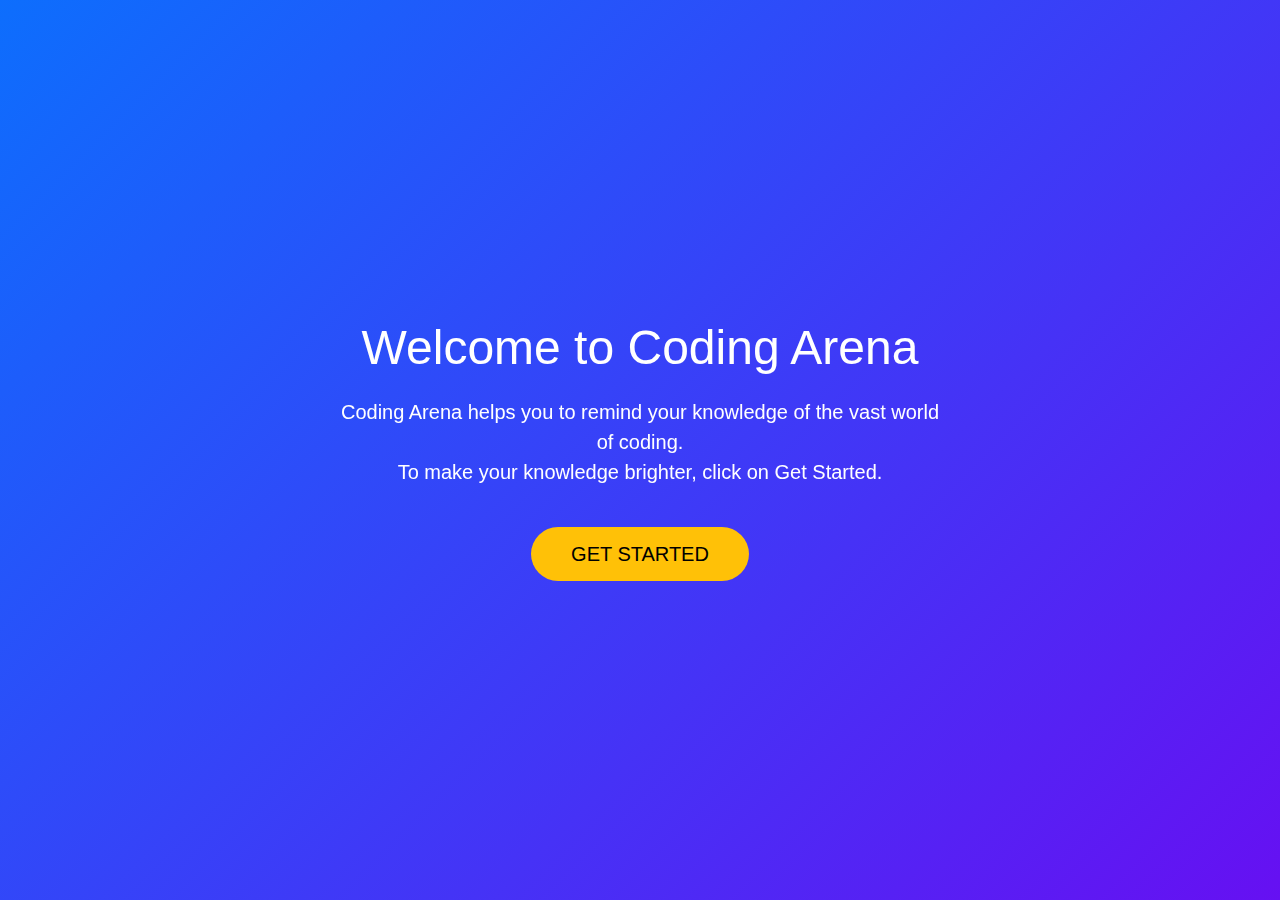
<file: index.html>
<!DOCTYPE html>
<html lang="en">

<head>
    <meta charset="UTF-8">
    <meta name="viewport" content="width=device-width, initial-scale=1.0">
    <title>Coding Arena - Welcome</title>

    <!-- Bootstrap CSS -->
    <link href="https://cdn.jsdelivr.net/npm/bootstrap@5.3.2/dist/css/bootstrap.min.css" rel="stylesheet">
    <link href="https://cdn.jsdelivr.net/npm/bootstrap-icons@1.10.5/font/bootstrap-icons.css" rel="stylesheet">
    <link href="https://unpkg.com/aos@2.3.1/dist/aos.css" rel="stylesheet">

    <style>
        body,
        html {
            height: 100%;
            margin: 0;
            font-family: 'Segoe UI', sans-serif;
            background: linear-gradient(135deg, #0d6efd, #6610f2);
            color: #fff;
            overflow-x: hidden;
        }

        .header-section {
            height: 100%;
            display: flex;
            justify-content: center;
            align-items: center;
            text-align: center;
            flex-direction: column;
            padding: 20px;
        }

        .header-section h1 {
            font-size: 3rem;
            margin-bottom: 20px;
        }

        .header-section p {
            font-size: 1.25rem;
            margin-bottom: 40px;
            max-width: 600px;
        }

        .btn-get-started {
            font-size: 1.25rem;
            padding: 12px 40px;
            border-radius: 50px;
            background: #ffc107;
            color: #000;
            border: none;
            transition: all 0.3s ease;
        }

        .btn-get-started:hover {
            background: #e0a800;
            transform: scale(1.05);
            color: #fff;
        }
    </style>
</head>

<body>

    <section class="header-section">
        <h1 data-aos="fade-down" data-aos-duration="1200">Welcome to <span>Coding Arena</span></h1>
        <p data-aos="fade-up" data-aos-duration="1200" data-aos-delay="300">Coding Arena helps you to remind your
            knowledge of the vast world of coding.<br>To make your knowledge brighter, click on Get Started.</p>
        <a href="/login.html" class="btn btn-get-started" data-aos="zoom-in" data-aos-duration="1200"
            data-aos-delay="600">GET STARTED</a>
    </section>

    <script src="https://cdn.jsdelivr.net/npm/bootstrap@5.3.2/dist/js/bootstrap.bundle.min.js"></script>
    <script src="https://unpkg.com/aos@2.3.1/dist/aos.js"></script>
    <script>
        AOS.init({ duration: 1200, easing: 'ease-in-out', once: true });
    </script>
</body>

</html>
</file>
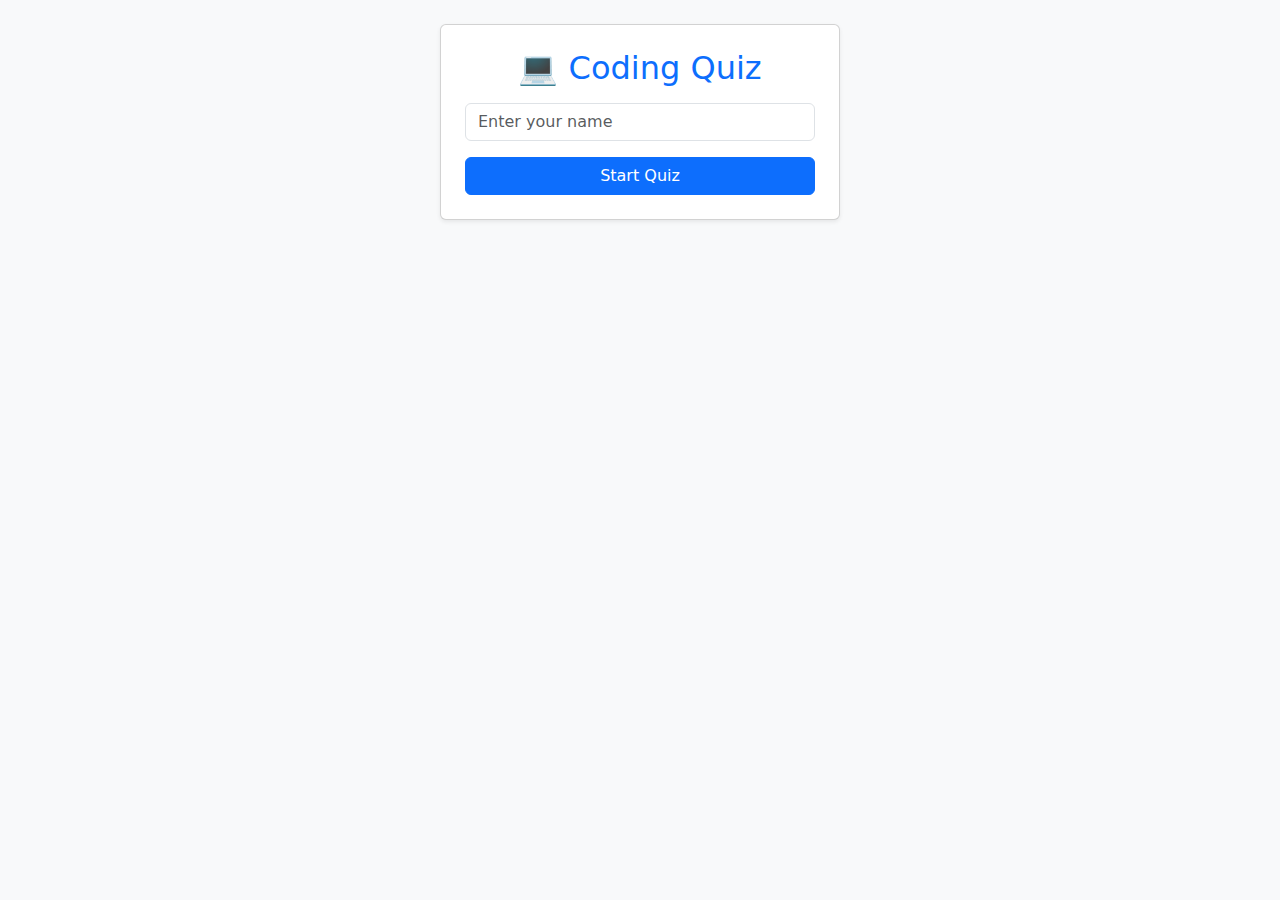
<file: dailyQuiz/index.html>
<!DOCTYPE html>
<html lang="en">

<head>
    <meta charset="UTF-8">
    <meta name="viewport" content="width=device-width, initial-scale=1.0">
    <title>Coding Quiz Battle</title>
    <link href="https://cdn.jsdelivr.net/npm/bootstrap@5.3.3/dist/css/bootstrap.min.css" rel="stylesheet">
    <link rel="stylesheet" href="style.css">
</head>

<body class="bg-light">

    <div class="container py-4">

        <!-- Login Section -->
        <div id="login-section" class="card p-4 mx-auto shadow-sm" style="max-width: 400px;">
            <h2 class="mb-3 text-primary text-center">💻 Coding Quiz</h2>
            <input id="playerName" class="form-control mb-3" placeholder="Enter your name">
            <button id="startQuiz" class="btn btn-primary w-100">Start Quiz</button>
        </div>

        <!-- Quiz Section -->
        <div id="quiz-section" class="card p-4 shadow-sm mx-auto hidden" style="max-width: 600px;">
            <div class="d-flex justify-content-between mb-2">
                <h5 id="question" class="text-dark"></h5>
                <span id="timer" class="fw-bold">10s</span>
            </div>

            <!-- Category Display -->
            <p id="category" class="text-secondary mb-2"></p>

            <!-- Timer Progress Bar -->
            <div class="progress mb-3">
                <div id="timerBar" class="progress-bar bg-success" role="progressbar" style="width: 100%"></div>
            </div>

            <div id="options" class="d-grid gap-2"></div>
            <p class="mt-3">Score: <span id="score">0</span></p>
        </div>


        <!-- Result Section -->
        <div id="result-section" class="card p-4 shadow-sm mx-auto hidden" style="max-width: 400px;">
            <h3 class="text-success" id="finalScore"></h3>
            <h4 class="mt-3">🏆 Leaderboard</h4>
            <ol id="leaderboard" class="mb-3"></ol>
            <button id="playAgain" class="btn btn-secondary w-100">Play Again</button>
            <button id="clearLeaderboard" class="btn btn-danger w-100 mt-2">Clear Leaderboard</button>

        </div>

    </div>

    <script src="script.js"></script>
</body>

</html>
</file>
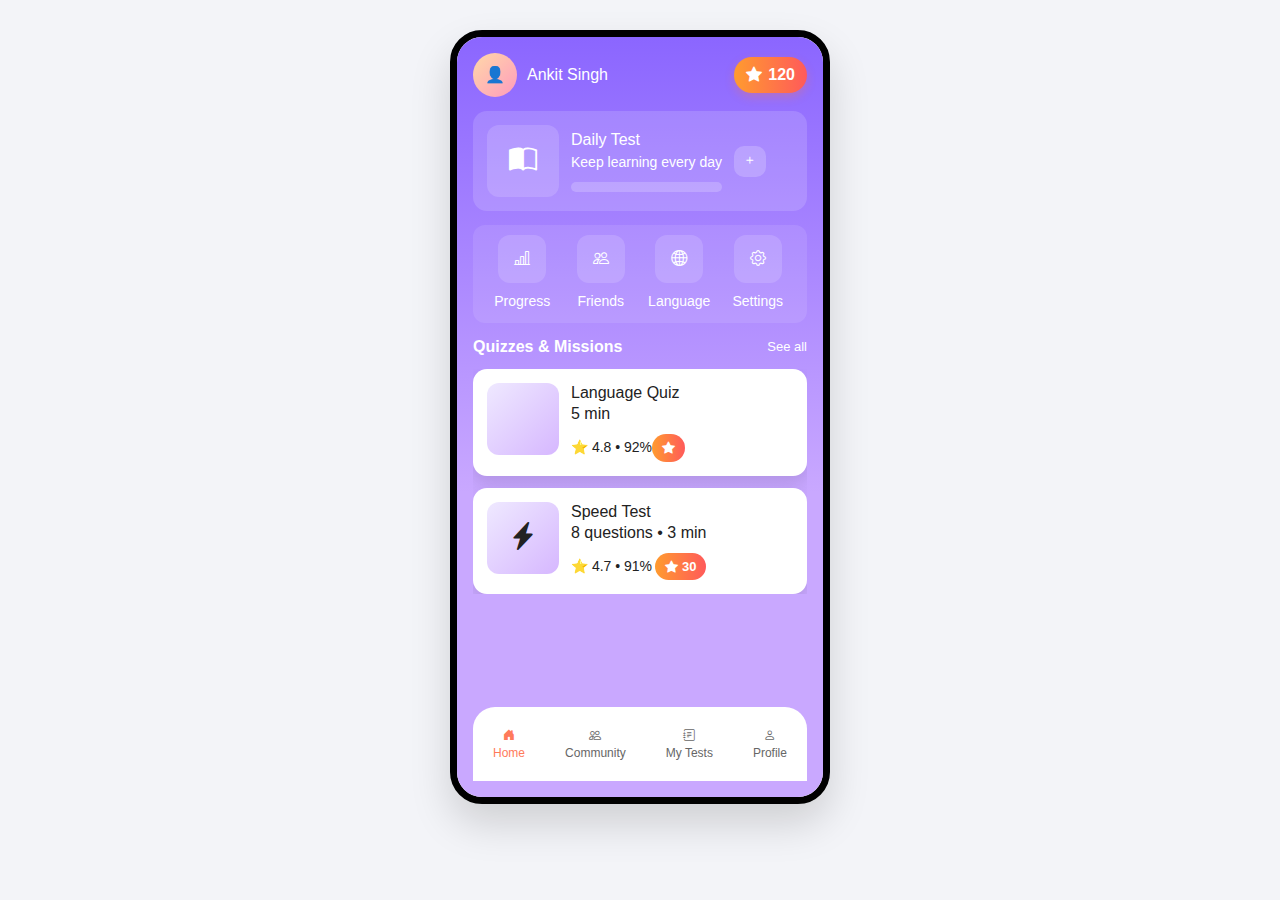
<file: main content/index.html>
<!doctype html>
<html lang="en">

<head>
    <meta charset="utf-8" />
    <meta name="viewport" content="width=device-width, initial-scale=1" />
    <title>Mobile Quiz UI</title>

    <!-- Bootstrap CSS -->
    <link href="https://cdn.jsdelivr.net/npm/bootstrap@5.3.2/dist/css/bootstrap.min.css" rel="stylesheet">
    <!-- Bootstrap Icons -->
    <link href="https://cdn.jsdelivr.net/npm/bootstrap-icons@1.11.3/font/bootstrap-icons.css" rel="stylesheet">
    <!-- Custom CSS -->
    <link rel="stylesheet" href="style.css">
</head>

<body>
    <div class="phone">
        <div class="screen d-flex flex-column">

            <!-- Top row -->
            <div class="top-row">
                <div class="profile" id="profileBtn">
                    <div class="avatar" id="avatar">👤</div>
                    <div>
                        <div class="name" id="profileName">Ankit Singh</div>
                    </div>
                </div>

                <div class="btn-coin" id="coinBtn">
                    <i class="bi bi-star-fill"></i>
                    <span id="coinCount">120</span>
                </div>
            </div>

            <!-- Progress Card -->
            <div class="progress-card" id="daily-test-card">
                <div class="logo"><i class="bi bi-book-half"></i></div>
                <div class="meta">
                    <h6 id="dailyTestLabel">Daily Test</h6>
                    <small id="dailyTestDesc">Keep learning every day</small>
                    <div class="progress mt-2">
                        <div class="bar" id="progressBar"></div>
                    </div>
                </div>
                <div class="plus">
                    <button class="btn btn-sm" id="plusBtn"><i class="bi bi-plus"></i></button>
                </div>
            </div>

            <!-- QUICK ACTIONS -->
            <div class="quick">
                <div class="item" id="progressBtn">
                    <div class="iconwrap"><i class="bi bi-bar-chart-line"></i></div>
                    <small>Progress</small>
                </div>

                <!-- friend -->

                <div class="item" id="friendsBtn">
                    <div class="iconwrap"><i class="bi bi-people"></i></div>
                    <small>Friends</small>
                </div>

                <!-- language_btn -->

                <div class="item" id="languageBtn">
                    <div class="iconwrap"><i class="bi bi-globe2"></i></div>
                    <small>Language</small>
                </div>

                <!-- setting_btn -->

                <div class="item" id="settingsBtn">
                    <div class="iconwrap"><i class="bi bi-gear"></i></div>
                    <small>Settings</small>
                </div>
            </div>


            <!-- Section title -->
            <div class="section-title">
                <div class="title" id="quizzesTitle">Quizzes & Missions</div>
                <div class="seeall">See all</div>
            </div>

            <!-- Cards -->
            <div class="cards">
                <div class="quiz-card" id="language-quiz">
                    <div class="thumb"><i class="bi bi-sword"></i></div>
                    <div class="info">
                        <h6 id="langQuizTitle">Language Quiz</h6>
                        <p>5 min</p>
                        <div class="bottom">
                            <small>⭐ 4.8 • 92%</small>
                            <div class="badge-coin"><i class="bi bi-star-fill"></i></div>
                        </div>
                    </div>
                </div>

                <div class="quiz-card" id="speed-test">
                    <div class="thumb"><i class="bi bi-lightning-charge-fill"></i></div>
                    <div class="info">
                        <h6 id="speedTestTitle">Speed Test</h6>
                        <p>8 questions • 3 min</p>
                        <div class="bottom">
                            <small>⭐ 4.7 • 91%</small>
                            <div class="badge-coin"><i class="bi bi-star-fill"></i> 30</div>
                        </div>
                    </div>
                </div>
            </div>

            <!-- Bottom Navigation -->
            <div class="bottom-nav">
                <div class="nav-item active">
                    <i class="bi bi-house-door-fill"></i>
                    <div>Home</div>
                </div>
                <div class="nav-item" id="community_btn"><i class="bi bi-people"></i>
                    <div>Community</div>
                </div>
                <div class="nav-item" id="footer_test_btn"><i class="bi bi-journal-text"></i>
                    <div>My Tests</div>
                </div>
                <div class="nav-item" id="footerProfileBtn"><i class="bi bi-person"></i>
                    <div>Profile</div>
                </div>
            </div>

        </div>
    </div>

    <!-- SETTINGS MODAL -->
    <div class="modal fade" id="settingsModal" tabindex="-1" aria-labelledby="settingsModalLabel" aria-hidden="true">
        <div class="modal-dialog modal-dialog-centered">
            <div class="modal-content p-3">
                <div class="modal-header">
                    <h5 class="modal-title" id="settingsModalLabel">Settings</h5>
                    <button type="button" class="btn-close" data-bs-dismiss="modal" aria-label="Close"></button>
                </div>
                <div class="modal-body">
                    <h6>Profile Settings</h6>
                    <div class="mb-3">
                        <label for="changeName" class="form-label">Change Name</label>
                        <input type="text" id="changeName" class="form-control" placeholder="Enter new name" />
                    </div>
                    <div class="mb-3">
                        <label for="avatarSelect" class="form-label">Change Avatar</label>
                        <select id="avatarSelect" class="form-select">
                            <option value="👩‍💻">👩‍💻 Coder</option>
                            <option value="🧠">🧠 Genius</option>
                            <option value="🔥">🔥 Pro</option>
                            <option value="😎">😎 Cool</option>
                        </select>
                    </div>
                    <hr>
                    <h6>App Preferences</h6>
                    <div class="form-check form-switch mb-3">
                        <input class="form-check-input" type="checkbox" id="soundToggle" checked>
                        <label class="form-check-label" for="soundToggle">Sound Effects</label>
                    </div>
                    <div class="form-check form-switch mb-3">
                        <input class="form-check-input" type="checkbox" id="darkModeToggle">
                        <label class="form-check-label" for="darkModeToggle">Dark Mode</label>
                    </div>
                    <button id="resetProgress" class="btn btn-danger w-100 mt-2">Reset Progress</button>
                </div>
            </div>
        </div>
    </div>

    <!-- QUICK PANEL -->
    <div id="quickPanel" class="quick-panel">
        <div class="panel-content" id="quickPanelContent"></div>
        <button id="closeQuickPanel" class="btn-close"></button>
    </div>

    <!-- PROFILE MODAL -->
    <div class="modal fade" id="profileModal" tabindex="-1" aria-labelledby="profileModalLabel" aria-hidden="true">
        <div class="modal-dialog modal-dialog-centered">
            <div class="modal-content p-3 text-center">
                <div class="modal-header">
                    <h5 class="modal-title" id="profileModalLabel">Your Profile</h5>
                    <button type="button" class="btn-close" data-bs-dismiss="modal" aria-label="Close"></button>
                </div>
                <div class="modal-body">
                    <div class="avatar mb-3" id="avatarPreviewModal">👤</div>
                    <h6 id="profileModalName">Ankit Singh</h6>
                    <input type="text" id="profileModalChangeName" placeholder="Enter new name"
                        class="form-control mt-2">
                    <select id="profileModalAvatarSelect" class="form-select mt-2">
                        <option value="👩‍💻">👩‍💻 Coder</option>
                        <option value="🧠">🧠 Genius</option>
                        <option value="🔥">🔥 Pro</option>
                        <option value="😎">😎 Cool</option>
                    </select>
                    <button class="btn btn-primary mt-2 w-100" id="profileModalSaveBtn">Save</button>
                </div>
            </div>
        </div>
    </div>

    <script src="https://cdn.jsdelivr.net/npm/bootstrap@5.3.2/dist/js/bootstrap.bundle.min.js"></script>
    <script src="script.js"></script>
</body>

</html>
</file>
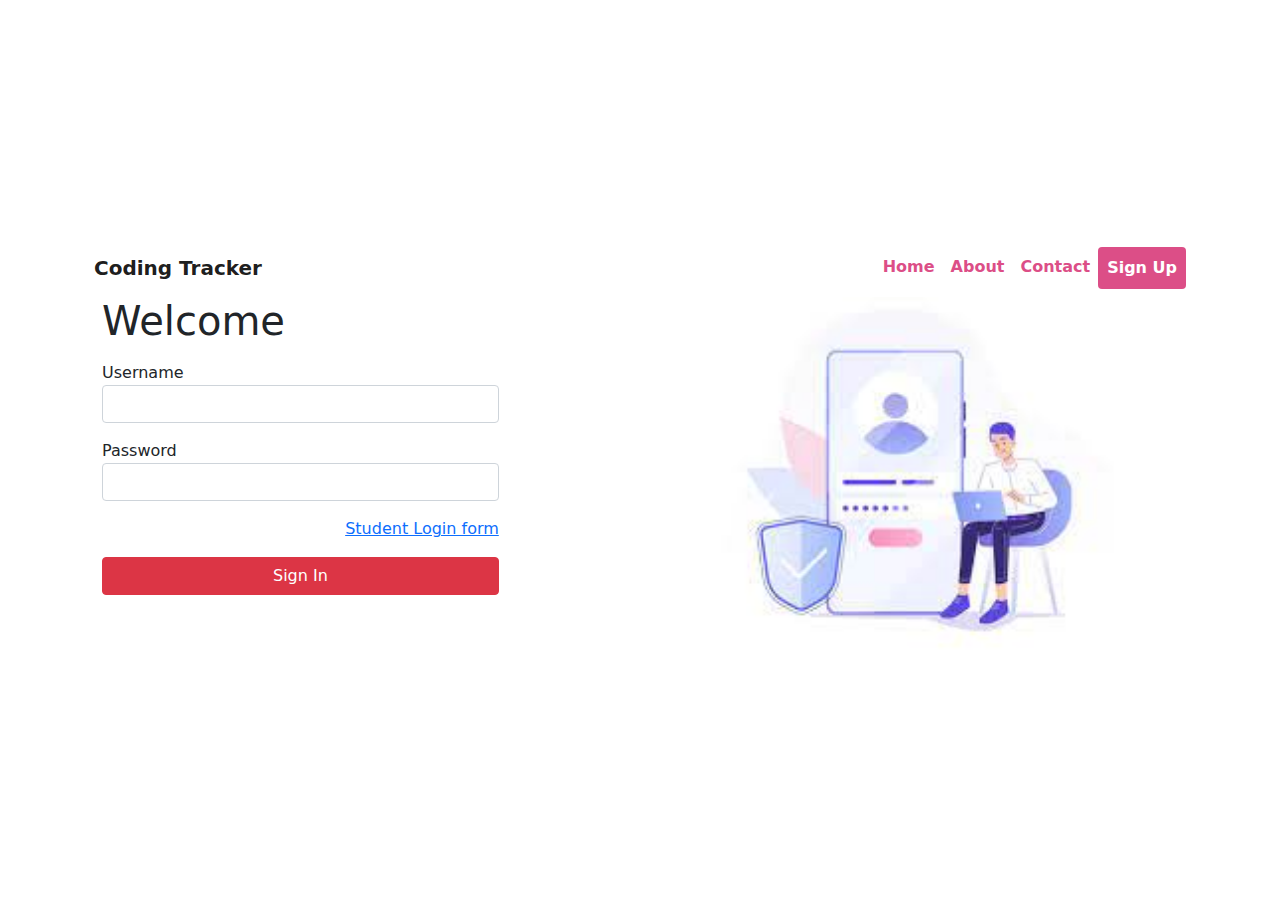
<file: login.html>
<!DOCTYPE html>
<html lang="en">

<head>
    <meta charset="UTF-8">
    <meta name="viewport" content="width=device-width, initial-scale=1.0">
    <title>Coding Battle Quiz</title>

    <!-- CSS -->
    <link rel="stylesheet" href="/main part/css/style.css">
    <link rel="stylesheet" href="/common file/css/bootstrap.min.css">

    <!-- JS (Bootstrap) -->
    <script src="/common file/js/bootstrap.bundle.min.js"></script>
</head>

<body>
    <div class="container bg-white main-box">
        <!-- Navbar -->
        <nav class="navbar navbar-expand-lg navbar-light">
            <div class="container-fluid">
                <a href="#" class="navbar-brand">Coding Tracker</a>
                <button class="navbar-toggler" type="button" data-bs-toggle="collapse" data-bs-target="#mynavbar">
                    <span class="navbar-toggler-icon"></span>
                </button>
                <div class="collapse navbar-collapse" id="mynavbar">
                    <div class="navbar-nav w-100 justify-content-end">
                        <a href="#" class="nav-link">Home</a>
                        <a href="/About/about.html" class="nav-link">About</a>
                        <a href="/contact/contact.html" class="nav-link">Contact</a>
                        <a href="#" class="nav-link btn signup-btn bg-info">Sign Up</a>
                        <a href="#" class="nav-link d-none btn login-btn bg-info">Sign In</a>
                    </div>
                </div>
            </div>
        </nav>

        <div class="row">
            <!-- Login Box -->
            <div class="col-md-6">
                <div class="login-box active">
                    <h1 class="mb-3">Welcome</h1>
                    <form class="login-form">
                        <label>Username</label>
                        <input type="text" required class="form-control login-username mb-3">

                        <label>Password</label>
                        <input type="password" required class="form-control login-password mb-3">

                        <div class="text-end mb-3">
                            <a href="#" class="std login">Student Login form</a>
                        </div>

                        <button type="submit" class="btn btn-danger w-100 mb-3">Sign In</button>
                    </form>
                </div>
                <!-- Signup Box -->
                <div class="signup-box">
                    <form class="signup-form">
                        <label>Name</label>
                        <input type="text" required class="form-control mb-3">

                        <label>Contact</label>
                        <input type="tel" required class="form-control mb-3" id="contact" maxlength="10"
                            placeholder="Enter 10-digit mobile number" pattern="[0-9]{10}">

                        <label>Address</label>
                        <textarea required class="form-control mb-3"></textarea>

                        <label>Username</label>
                        <input type="text" required class="form-control mb-3">

                        <label>Password</label>
                        <input type="password" required class="form-control mb-3">

                        <div class="text-end mb-3">
                            <a href="#" class="std login">Student Login form</a>
                        </div>

                        <button type="submit" class="btn btn-danger w-100 mb-3">Sign Up</button>
                    </form>
                </div>

            </div>

            <!-- Image Column -->
            <div class="col-md-6">
                <img src="/main part/images.jpg" class="w-100" alt="login image">
            </div>
        </div>
    </div>

    <script src="/main part/js/company.js"></script>
</body>

</html>
</file>
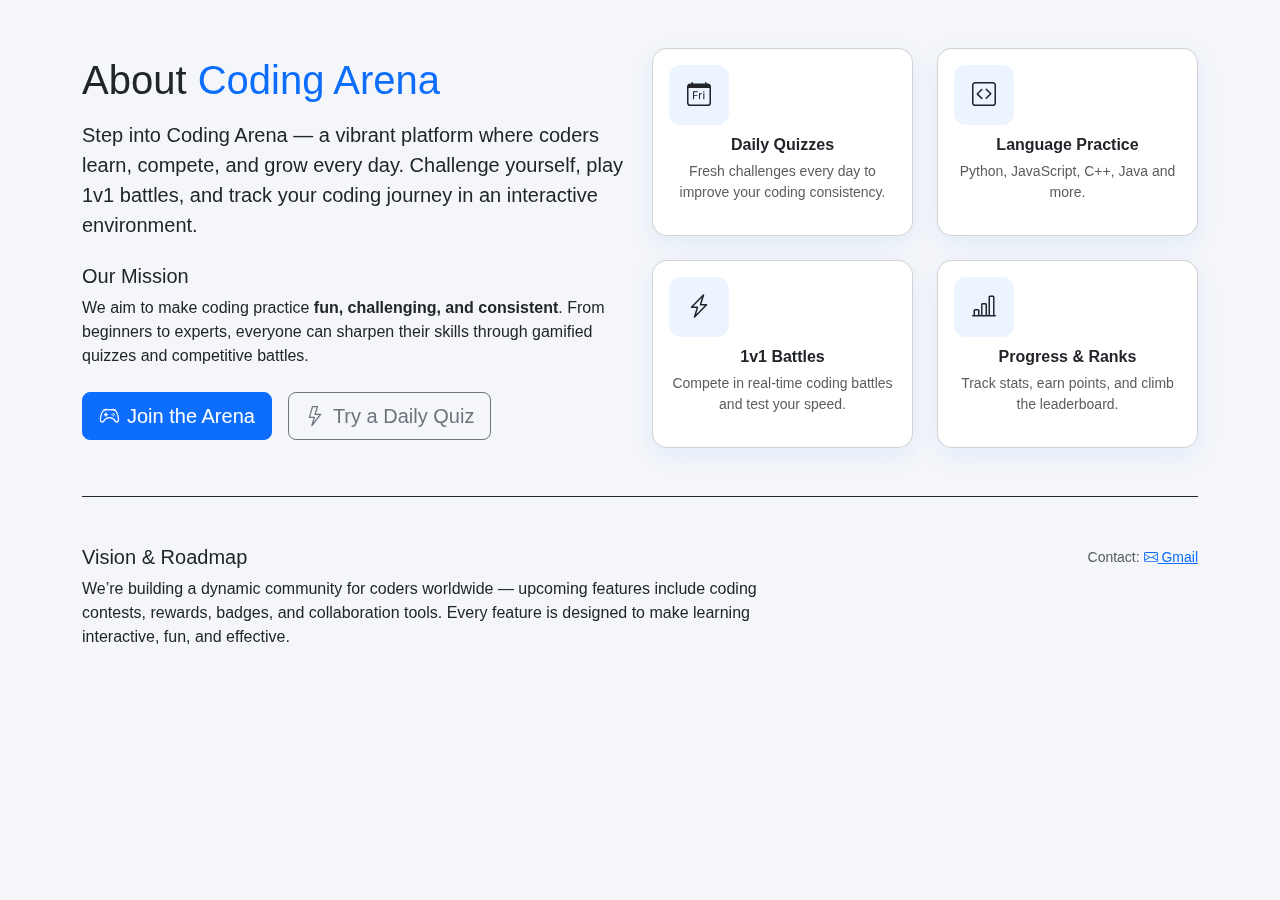
<file: About/about.html>
<!doctype html>
<html lang="en">

<head>
    <meta charset="utf-8">
    <meta name="viewport" content="width=device-width, initial-scale=1">
    <title>About — Coding Arena</title>

    <!-- Bootstrap CSS -->
    <link href="https://cdn.jsdelivr.net/npm/bootstrap@5.3.2/dist/css/bootstrap.min.css" rel="stylesheet">
    <link href="https://cdn.jsdelivr.net/npm/bootstrap-icons@1.10.5/font/bootstrap-icons.css" rel="stylesheet">

    <!-- AOS Animation -->
    <link href="https://unpkg.com/aos@2.3.1/dist/aos.css" rel="stylesheet">

    <style>
        body {
            background-color: #f4f6f9;
            font-family: 'Segoe UI', sans-serif;
        }

        .ca-accent {
            color: #0d6efd;
        }

        .ca-card {
            border-radius: 15px;
            box-shadow: 0 8px 25px rgba(13, 110, 253, 0.08);
            background: #fff;
            transition: transform 0.3s;
        }

        .ca-card:hover {
            transform: translateY(-5px);
        }

        .feature-icon {
            width: 60px;
            height: 60px;
            display: flex;
            align-items: center;
            justify-content: center;
            border-radius: 12px;
            background: rgba(13, 110, 253, 0.08);
            font-size: 1.5rem;
            transition: all 0.3s ease;
        }

        .feature-icon:hover {
            background: #0d6efd;
            color: #fff;
            transform: scale(1.2);
        }

        .btn-glow {
            position: relative;
            overflow: hidden;
        }

        .btn-glow::after {
            content: '';
            position: absolute;
            top: 0;
            left: -75%;
            width: 50%;
            height: 100%;
            background: rgba(255, 255, 255, 0.3);
            transform: skewX(-25deg);
            transition: left 0.7s;
        }

        .btn-glow:hover::after {
            left: 125%;
        }
    </style>
</head>

<body>

    <section id="about-coding-arena" class="py-5">
        <div class="container">
            <div class="row align-items-center gy-5">
                <div class="col-lg-6" data-aos="fade-right">
                    <h1 class="mb-3">About <span class="ca-accent">Coding Arena</span></h1>
                    <p class="lead">Step into Coding Arena — a vibrant platform where coders learn, compete, and grow
                        every day. Challenge yourself, play 1v1 battles, and track your coding journey in an interactive
                        environment.</p>

                    <h5 class="mt-4">Our Mission</h5>
                    <p>We aim to make coding practice <strong>fun, challenging, and consistent</strong>. From beginners
                        to experts, everyone can sharpen their skills through gamified quizzes and competitive battles.
                    </p>

                    <div class="d-flex gap-3 mt-4">
                        <a href="/login.html" class="btn btn-primary btn-lg btn-glow"><i
                                class="bi bi-controller me-2"></i>Join the
                            Arena</a>
                        <a href="/dailyQuiz/index.html" class="btn btn-outline-secondary btn-lg"><i
                                class="bi bi-lightning me-2"></i>Try a Daily Quiz</a>
                    </div>
                </div>

                <div class="col-lg-6" data-aos="fade-left">
                    <div class="row g-4">
                        <div class="col-12 col-md-6" data-aos="zoom-in" data-aos-delay="100">
                            <div class="card ca-card p-3 h-100 text-center">
                                <div class="feature-icon mb-2"><i class="bi bi-calendar-day"></i></div>
                                <strong>Daily Quizzes</strong>
                                <p class="small text-muted mt-1">Fresh challenges every day to improve your coding
                                    consistency.</p>
                            </div>
                        </div>
                        <div class="col-12 col-md-6" data-aos="zoom-in" data-aos-delay="200">
                            <div class="card ca-card p-3 h-100 text-center">
                                <div class="feature-icon mb-2"><i class="bi bi-code-square"></i></div>
                                <strong>Language Practice</strong>
                                <p class="small text-muted mt-1">Python, JavaScript, C++, Java and more.</p>
                            </div>
                        </div>
                        <div class="col-12 col-md-6" data-aos="zoom-in" data-aos-delay="300">
                            <div class="card ca-card p-3 h-100 text-center">
                                <div class="feature-icon mb-2"><i class="bi bi-lightning-charge"></i></div>
                                <strong>1v1 Battles</strong>
                                <p class="small text-muted mt-1">Compete in real-time coding battles and test your
                                    speed.</p>
                            </div>
                        </div>
                        <div class="col-12 col-md-6" data-aos="zoom-in" data-aos-delay="400">
                            <div class="card ca-card p-3 h-100 text-center">
                                <div class="feature-icon mb-2"><i class="bi bi-bar-chart-line"></i></div>
                                <strong>Progress & Ranks</strong>
                                <p class="small text-muted mt-1">Track stats, earn points, and climb the leaderboard.
                                </p>
                            </div>
                        </div>
                    </div>
                </div>
            </div>

            <hr class="my-5" data-aos="fade-up">

            <div class="row" data-aos="fade-up" data-aos-delay="100">
                <div class="col-md-8">
                    <h5>Vision & Roadmap</h5>
                    <p>We’re building a dynamic community for coders worldwide — upcoming features include coding
                        contests, rewards, badges, and collaboration tools. Every feature is designed to make learning
                        interactive, fun, and effective.</p>
                </div>
                <div class="col-md-4 text-md-end mt-3 mt-md-0">
                    <small class="text-muted">Contact: <a
                            href="https://mail.google.com/mail/?view=cm&fs=1&to=arenacommunity63@gmail.com"
                            target="_blank" title="Email us">
                            <i class="bi bi-envelope"></i> Gmail
                        </a>

                </div>
            </div>
        </div>
    </section>

    <script src="https://cdn.jsdelivr.net/npm/bootstrap@5.3.2/dist/js/bootstrap.bundle.min.js"></script>
    <script src="https://unpkg.com/aos@2.3.1/dist/aos.js"></script>
    <script>
        AOS.init({ duration: 1000, easing: 'ease-in-out', once: true });
    </script>
</body>

</html>
</file>
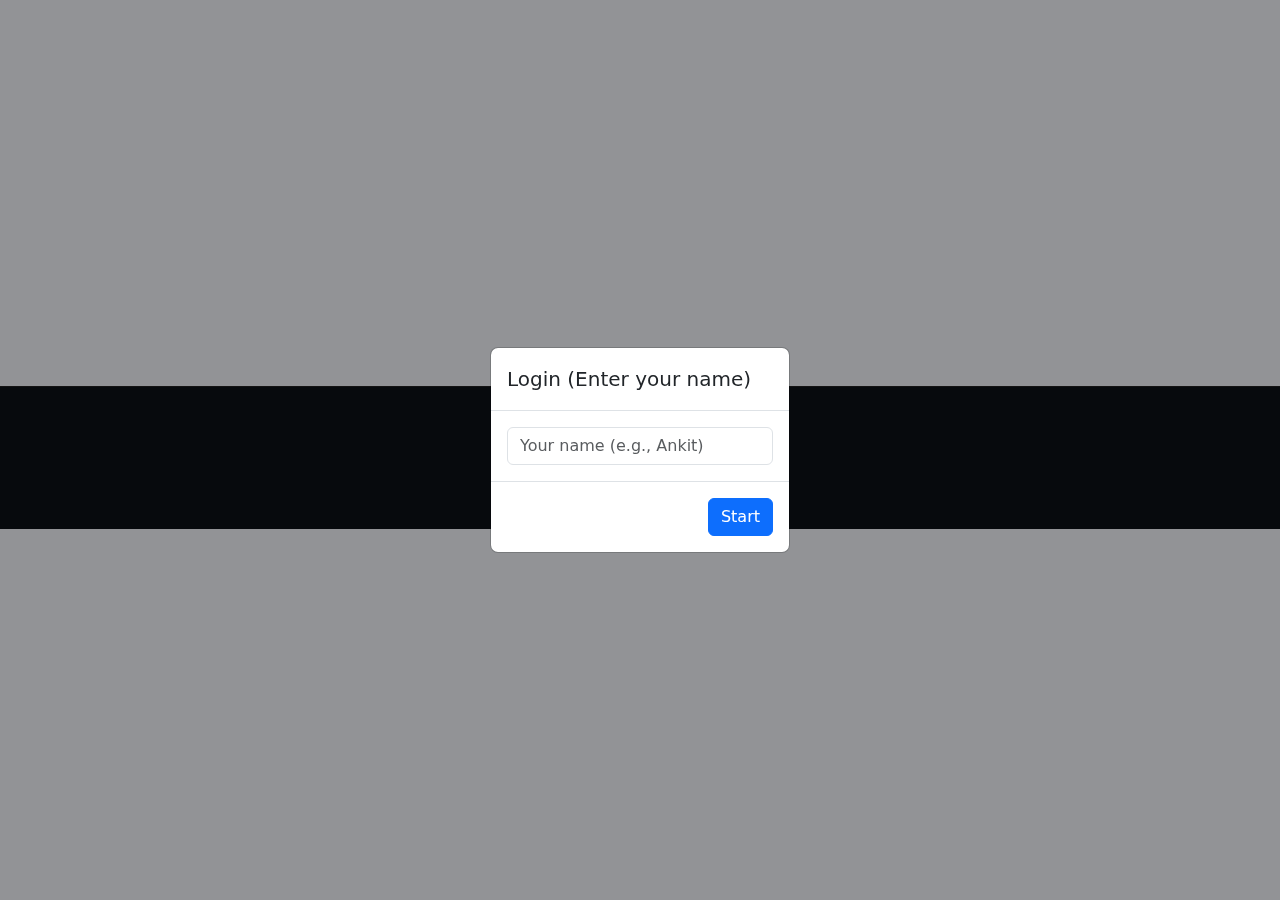
<file: community/community.html>
<!DOCTYPE html>
<html lang="en">

<head>
    <meta charset="UTF-8">
    <meta name="viewport" content="width=device-width, initial-scale=1.0">
    <title>Community Chat (Local)</title>

    <!-- Bootstrap CSS & Icons -->
    <link href="https://cdn.jsdelivr.net/npm/bootstrap@5.3.2/dist/css/bootstrap.min.css" rel="stylesheet">
    <link href="https://cdn.jsdelivr.net/npm/bootstrap-icons@1.11.1/font/bootstrap-icons.css" rel="stylesheet">
    <link rel="stylesheet" href="style.css">
</head>

<body>

    <!-- Login Modal -->
    <div class="modal" id="loginModal" tabindex="-1" style="display:block;background:rgba(0,0,0,0.4)">
        <div class="modal-dialog modal-sm modal-dialog-centered">
            <div class="modal-content">
                <div class="modal-header">
                    <h5 class="modal-title">Login (Enter your name)</h5>
                </div>
                <div class="modal-body">
                    <input id="loginName" class="form-control" placeholder="Your name (e.g., Ankit)">
                </div>
                <div class="modal-footer">
                    <button id="loginBtn" class="btn btn-primary">Start</button>
                </div>
            </div>
        </div>
    </div>

    <!-- Chat App -->
    <div class="chat-container d-none" id="app">
        <div class="user-list">
            <div class="user-list-header d-flex align-items-center justify-content-between p-2 border-bottom">
                <div>
                    <strong>Community</strong><br>
                    <small id="currentUserLabel"></small>
                </div>
            </div>
        </div>

        <div class="chat-area d-flex flex-column">
            <div class="chat-header p-2 border-bottom d-flex justify-content-between align-items-center">
                <div>
                    <strong id="chatHeader">Public Chat</strong>
                    <div class="text-muted small">All users share the same room</div>
                </div>
                <button id="logoutBtn" class="btn btn-sm btn-outline-secondary">Logout</button>
            </div>

            <div id="chatBox" class="chat-box p-3 flex-grow-1"></div>

            <div class="p-3 border-top">
                <div class="d-flex gap-2">
                    <input id="messageInput" class="form-control" placeholder="Type message...">
                    <button id="sendBtn" class="btn btn-primary">Send</button>
                    <button id="delBtn" class="btn btn-danger" title="Delete all">🗑</button>
                </div>
                <div id="statusLine" class="small text-muted mt-1"></div>
            </div>
        </div>
    </div>

    <!-- Footer -->
    <footer class="footer">
        <div class="footer-icons">
            <a href="https://www.instagram.com/arenacommunity63" target="_blank" title="Instagram">
                <i class="bi bi-instagram"></i>
            </a>
            <a href="https://www.facebook.com/share/17JNyXFvAV/" target="_blank" title="Facebook">
                <i class="bi bi-facebook"></i>
            </a>
            <a href="https://discord.gg/dT6AEUZqM8" target="_blank" title="Decoder">
                <i class="bi bi-code-slash"></i>
            </a>
        </div>
        <p class="footer-text">© 2025 Local Community Chat</p>
        <a href="https://mail.google.com/mail/?view=cm&fs=1&to=arenacommunity63@gmail.com" target="_blank"
            title="Email us">
            <i class="bi bi-envelope"></i> Gmail
        </a>
    </footer>

    <script src="community.js"></script>
</body>

</html>
</file>
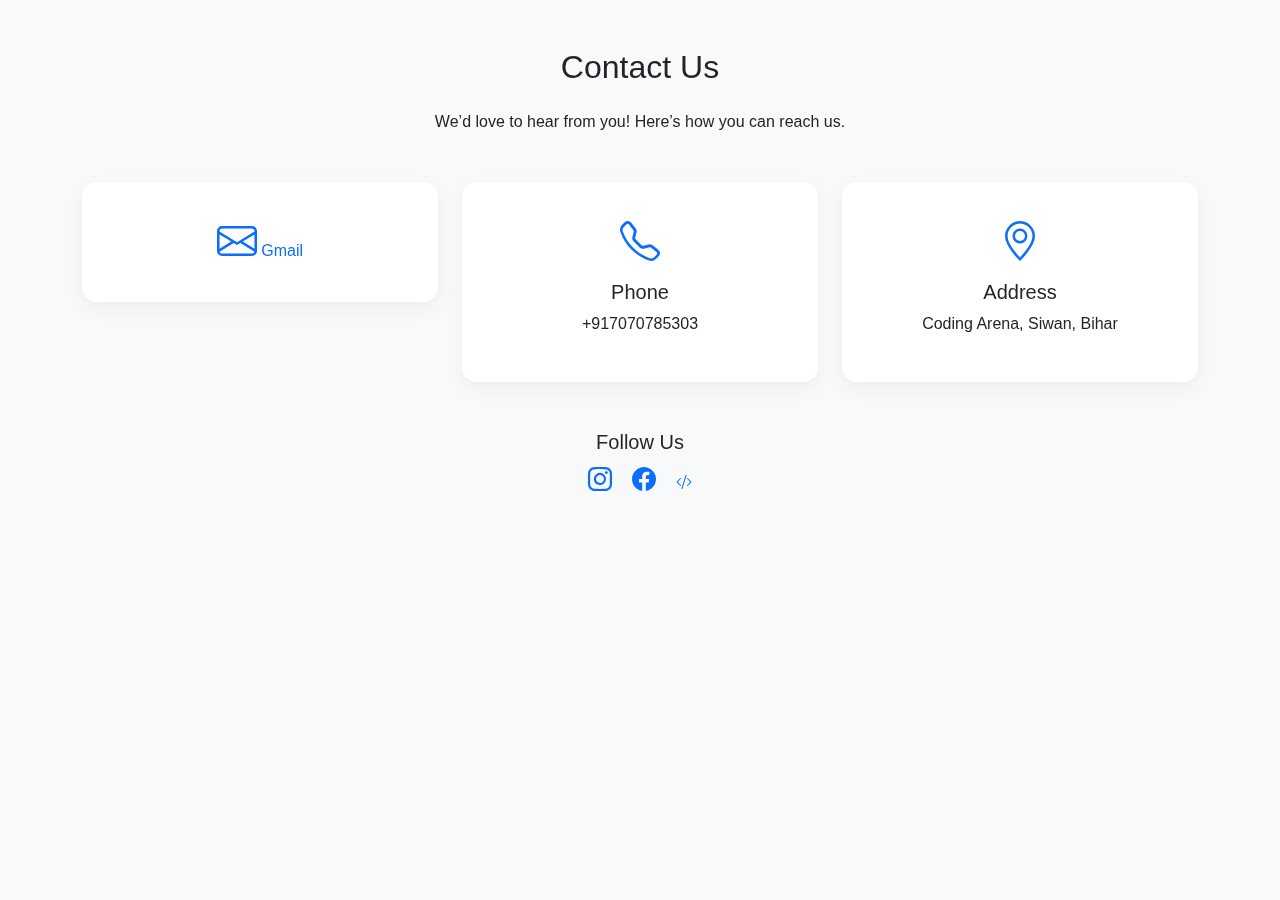
<file: contact/contact.html>
<!DOCTYPE html>
<html lang="en">

<head>
    <meta charset="UTF-8">
    <meta name="viewport" content="width=device-width, initial-scale=1.0">
    <title>Contact — Coding Arena</title>

    <link href="https://cdn.jsdelivr.net/npm/bootstrap@5.3.2/dist/css/bootstrap.min.css" rel="stylesheet">
    <link href="https://cdn.jsdelivr.net/npm/bootstrap-icons@1.10.5/font/bootstrap-icons.css" rel="stylesheet">
    <link href="https://unpkg.com/aos@2.3.1/dist/aos.css" rel="stylesheet">

    <style>
        body {
            background-color: #f8f9fa;
            font-family: 'Segoe UI', sans-serif;
        }

        .contact-card {
            border-radius: 15px;
            padding: 30px;
            background: #fff;
            box-shadow: 0 6px 20px rgba(0, 0, 0, 0.05);
            text-align: center;
            transition: transform 0.3s, box-shadow 0.3s;
        }

        .contact-card:hover {
            transform: translateY(-10px);
            box-shadow: 0 12px 25px rgba(13, 110, 253, 0.15);
        }

        .contact-card i {
            font-size: 2.5rem;
            color: #0d6efd;
            margin-bottom: 10px;
            transition: transform 0.3s, color 0.3s;
        }

        .contact-card:hover i {
            transform: scale(1.2);
            color: #0056b3;
        }

        a {
            text-decoration: none;
            color: #0d6efd;
            transition: color 0.3s;
        }

        a:hover {
            color: #0056b3;
        }
    </style>
</head>

<body>

    <section class="py-5">
        <div class="container">
            <h2 class="text-center mb-4" data-aos="fade-down">Contact Us</h2>
            <p class="text-center mb-5" data-aos="fade-up">We’d love to hear from you! Here’s how you can reach us.</p>

            <div class="row g-4 justify-content-center">
                <div class="col-md-4" data-aos="zoom-in" data-aos-delay="100">
                    <div class="contact-card">

                        <a href="https://mail.google.com/mail/?view=cm&fs=1&to=arenacommunity63@gmail.com"
                            target="_blank" title="Email us">
                            <i class="bi bi-envelope"></i> Gmail
                        </a>
                    </div>
                </div>
                <div class="col-md-4" data-aos="zoom-in" data-aos-delay="200">
                    <div class="contact-card">
                        <i class="bi bi-telephone"></i>
                        <h5 class="mt-2">Phone</h5>
                        <p>+917070785303</p>
                    </div>
                </div>
                <div class="col-md-4" data-aos="zoom-in" data-aos-delay="300">
                    <div class="contact-card">
                        <i class="bi bi-geo-alt"></i>
                        <h5 class="mt-2">Address</h5>
                        <p> Coding Arena, Siwan, Bihar</p>
                    </div>
                </div>
            </div>

            <div class="text-center mt-5" data-aos="fade-up" data-aos-delay="400">
                <h5>Follow Us</h5>
                <a href="https://www.instagram.com/arenacommunity63?igsh=MTFjb28xY2p1Z2lxYw==&utm_source=ig_contact_invite"
                    class="me-3"><i class="bi bi-instagram fs-4"></i></a>
                <a href="https://www.facebook.com/share/17JNyXFvAV/" class="me-3"><i
                        class="bi bi-facebook fs-4"></i></a>
                <a href="https://discord.gg/dT6AEUZqM8" target="_blank" title="Decoder">
                    <i class="bi bi-code-slash"></i>
                </a>
            </div>
        </div>
    </section>

    <script src="https://cdn.jsdelivr.net/npm/bootstrap@5.3.2/dist/js/bootstrap.bundle.min.js"></script>
    <script src="https://unpkg.com/aos@2.3.1/dist/aos.js"></script>
    <script>
        AOS.init({ duration: 1000, easing: 'ease-in-out', once: true });
    </script>
</body>

</html>
</file>
<file: dailyQuiz/style.css>
.hidden {
    display: none !important;
}

.option-btn {
    display: block;
    width: 100%;
    padding: 12px;
    font-size: 16px;
    border-radius: 8px;
    border: 2px solid #0d6efd;
    background-color: white;
    color: #0d6efd;
    cursor: pointer;
    transition: none;
    /* Disable hover */
}

.option-btn:hover,
.option-btn:focus {
    background-color: white;
    color: #0d6efd;
    border-color: #0d6efd;
}

.option-btn:disabled {
    opacity: 0.7;
    cursor: not-allowed;
}

.correct {
    background-color: #28a745 !important;
    color: white !important;
}

.wrong {
    background-color: #dc3545 !important;
    color: white !important;
}
</file>
<file: main content/style.css>
/* BODY AND PHONE */
body {
    background: #f3f4f8;
    font-family: "Inter", sans-serif;
    display: flex;
    justify-content: center;
    align-items: start;
    min-height: 100vh;
    padding: 30px;
    transition: background-color 0.3s, color 0.3s;
}

.phone {
    width: 380px;
    max-width: 95vw;
    border: 7px solid #000;
    border-radius: 32px;
    overflow: hidden;
    background: #fff;
    box-shadow: 0 20px 40px rgba(0, 0, 0, 0.15);
}

.screen {
    background: linear-gradient(180deg, #8b66ff 0%, #c9a8ff 60%);
    color: #fff;
    padding: 16px;
    min-height: 760px;
}

/* TOP ROW */
.top-row {
    display: flex;
    justify-content: space-between;
    align-items: center;
}

.profile {
    display: flex;
    align-items: center;
    gap: 10px;
    cursor: pointer;
}

.avatar {
    width: 44px;
    height: 44px;
    border-radius: 50%;
    background: linear-gradient(135deg, #ffd8a8, #ff9bbd);
    display: flex;
    align-items: center;
    justify-content: center;
    font-weight: 700;
    color: #2b2b2b;
}

.btn-coin {
    background: linear-gradient(90deg, #ff9b2f, #ff5a5a);
    border-radius: 22px;
    padding: 6px 12px;
    display: flex;
    align-items: center;
    gap: 6px;
    box-shadow: 0 4px 10px rgba(255, 120, 60, 0.3);
    font-weight: 600;
    color: #fff;
}

/* PROGRESS CARD */
.progress-card {
    margin-top: 14px;
    background: rgba(255, 255, 255, 0.15);
    border-radius: 14px;
    padding: 14px;
    display: flex;
    align-items: center;
    gap: 12px;
    cursor: pointer;
}

.progress-card .logo {
    width: 72px;
    height: 72px;
    background: rgba(255, 255, 255, 0.15);
    border-radius: 12px;
    display: flex;
    align-items: center;
    justify-content: center;
    font-size: 28px;
}

.progress-card h6,
.progress-card small {
    margin: 0;
}

.progress {
    height: 10px;
    background: rgba(255, 255, 255, 0.2);
    border-radius: 20px;
    overflow: hidden;
    margin-top: 8px;
}

.bar {
    height: 100%;
    width: 0%;
    background: linear-gradient(90deg, #ffd25a, #ff7baa);
    border-radius: 20px;
    transition: width 0.3s;
}

#plusBtn {
    background: rgba(255, 255, 255, 0.2);
    color: #fff;
    border-radius: 10px;
}

/* QUICK SECTION */
.quick {
    margin-top: 14px;
    display: flex;
    justify-content: space-between;
    background: rgba(255, 255, 255, 0.1);
    border-radius: 12px;
    padding: 10px;
}

.quick .item {
    text-align: center;
    flex: 1;
    cursor: pointer;
}

.quick .iconwrap {
    width: 48px;
    height: 48px;
    border-radius: 12px;
    background: rgba(255, 255, 255, 0.15);
    display: inline-flex;
    align-items: center;
    justify-content: center;
    margin-bottom: 6px;
}

/* SECTION TITLE */
.section-title {
    margin-top: 12px;
    display: flex;
    justify-content: space-between;
    align-items: center;
}

.section-title .title {
    font-weight: 700;
    font-size: 16px;
}

.section-title .seeall {
    font-size: 13px;
}

/* CARDS */
.cards {
    margin-top: 10px;
    display: flex;
    flex-direction: column;
    gap: 12px;
    overflow-y: auto;
}

.quiz-card {
    background: #fff;
    color: #222;
    border-radius: 14px;
    display: flex;
    gap: 12px;
    padding: 14px;
    box-shadow: 0 8px 16px rgba(0, 0, 0, 0.1);
    cursor: pointer;
}

.quiz-card .thumb {
    width: 72px;
    height: 72px;
    background: linear-gradient(135deg, #efe9ff, #d6b7ff);
    border-radius: 12px;
    display: flex;
    align-items: center;
    justify-content: center;
    font-size: 28px;
}

.quiz-card h6,
.quiz-card p {
    margin: 0;
}

.bottom {
    margin-top: 8px;
    display: flex;
    justify-content: space-between;
    align-items: center;
}

.badge-coin {
    background: linear-gradient(90deg, #ff9b2f, #ff5a5a);
    color: #fff;
    padding: 4px 10px;
    border-radius: 14px;
    font-weight: 700;
    font-size: 13px;
    display: flex;
    align-items: center;
    gap: 4px;
}

/* BOTTOM NAV */
.bottom-nav {
    background: #fff;
    height: 74px;
    border-top-left-radius: 22px;
    border-top-right-radius: 22px;
    display: flex;
    justify-content: space-around;
    align-items: center;
    color: #666;
    margin-top: auto;
}

.bottom-nav .nav-item {
    text-align: center;
    font-size: 12px;
    cursor: pointer;
}

.bottom-nav .active {
    color: #ff7a5a;
}

/* QUICK PANEL */
.quick-panel {
    position: fixed;
    top: 20px;
    right: -400px;
    width: 300px;
    max-width: 90%;
    background: #fff;
    color: #222;
    border-radius: 12px;
    box-shadow: 0 10px 30px rgba(0, 0, 0, 0.2);
    z-index: 9999;
    transition: right 0.3s ease;
}

.quick-panel.show {
    right: 20px;
}

.quick-panel .panel-content {
    padding: 15px;
}

.quick-panel .btn-close {
    position: absolute;
    top: 5px;
    right: 5px;
}

/* MODALS */
.modal-content {
    border-radius: 1rem;
}

.dark-mode {
    background: #1b1b1b;
    color: #fff;
}

.dark-mode .phone {
    background: #222;
}

.dark-mode .screen {
    background: linear-gradient(180deg, #5e42ff 0%, #9b7fff 60%);
}
</file>
<file: main part/css/style.css>
* {
    padding: 0;
    margin: 0;
    box-sizing: border-box;
}

body {
    width: 100%;
    height: 100vh;
    background: #8ca2f8;
    display: flex;
    justify-content: center;
    align-items: center;
}

.main-box {
    width: 80%;
    padding: 30px;
    border-radius: 25px;
}

.navbar-brand {
    font-size: 25px;
    font-weight: bold;
    color: #dc4e87;
}

.navbar .nav-link {
    font-weight: bold;
    color: #dc4e87 !important;
}

.navbar .btn {
    background: #dc4e87 !important;
    color: #fff !important;
}

/* Login & Signup */
.login-box,
.signup-box {
    width: 80%;
    padding: 0 20px;
    transition: 1s;
}

.login-box.active,
.signup-box.active {
    height: auto;
    opacity: 1;
}

.login-box,
.signup-box {
    height: 0;
    opacity: 0;
    overflow: hidden;
}

/* Inputs */
input,
textarea {
    border: none;
    border-bottom: 2px solid black;
    box-shadow: none;
}

/* Buttons */
button {
    background-color: lime;
    border: none;
    border-radius: 10px;
}

/* Hide utility */
.d-none {
    display: none !important;
}
</file>
<file: community/style.css>
/* Basic layout */
body {
    margin: 0;
    height: 100vh;
    display: grid;
    place-items: center;
    background: #f3f6fb;
    font-family: system-ui, -apple-system, "Segoe UI", Roboto, "Helvetica Neue", Arial;
}

/* App container */
.chat-container {
    width: 95%;
    max-width: 1100px;
    height: 88vh;
    background: white;
    border-radius: 12px;
    display: flex;
    overflow: hidden;
    box-shadow: 0 6px 24px rgba(20, 30, 60, 0.08);
}

/* Left */
.user-list {
    width: 30%;
    min-width: 230px;
    border-right: 1px solid #e6e9ef;
    display: flex;
    flex-direction: column;
    background: #fafbfd;
    overflow-y: auto;
}

.user-list-header {
    background: #f7f9fc;
}

.user-card {
    display: flex;
    gap: 10px;
    align-items: center;
    padding: 8px;
    border-radius: 8px;
    cursor: pointer;
    transition: background .12s, transform .08s;
}

.user-card:hover {
    background: #eef2f8;
    transform: translateY(-1px);
}

.user-card.active {
    background: #dfe8ff;
}

.avatar {
    width: 46px;
    height: 46px;
    border-radius: 50%;
    object-fit: cover;
}

/* Right */
.chat-area {
    flex: 1;
    display: flex;
    flex-direction: column;
}

.chat-header {
    background: #fff;
}

.chat-box {
    flex: 1;
    overflow-y: auto;
    background: linear-gradient(180deg, #fbfcfe, #ffffff);
}

.msg {
    max-width: 70%;
    padding: 8px 12px;
    border-radius: 12px;
    margin: 6px 0;
    word-break: break-word;
}

.sent {
    margin-left: auto;
    background: #0b74ff;
    color: white;
}

.received {
    margin-right: auto;
    background: #eef1f6;
    color: #111;
}

/* small responsiveness */
@media (max-width:800px) {
    .chat-container {
        flex-direction: column;
        height: 95vh;
        width: 98%;
    }

    .user-list {
        width: 100%;
        height: 30%;
        min-width: 0;
        border-right: none;
        border-bottom: 1px solid #e6e9ef;
    }

    .chat-area {
        height: 70%;
    }
}

/* Footer Design */
.footer {
    background: #0d1117;
    color: #fff;
    text-align: center;
    padding: 15px 0;
    margin-top: 15px;
    border-top: 1px solid #222;
    width: 100%;
}

.footer-icons {
    display: flex;
    justify-content: center;
    gap: 25px;
    margin-bottom: 8px;
}

.footer-icons a {
    color: #ccc;
    font-size: 1.8rem;
    transition: 0.3s;
}

.footer-icons a:hover {
    color: #00acee;
    transform: scale(1.1);
}

.footer-text {
    font-size: 0.9rem;
    color: #aaa;
}
</file>
